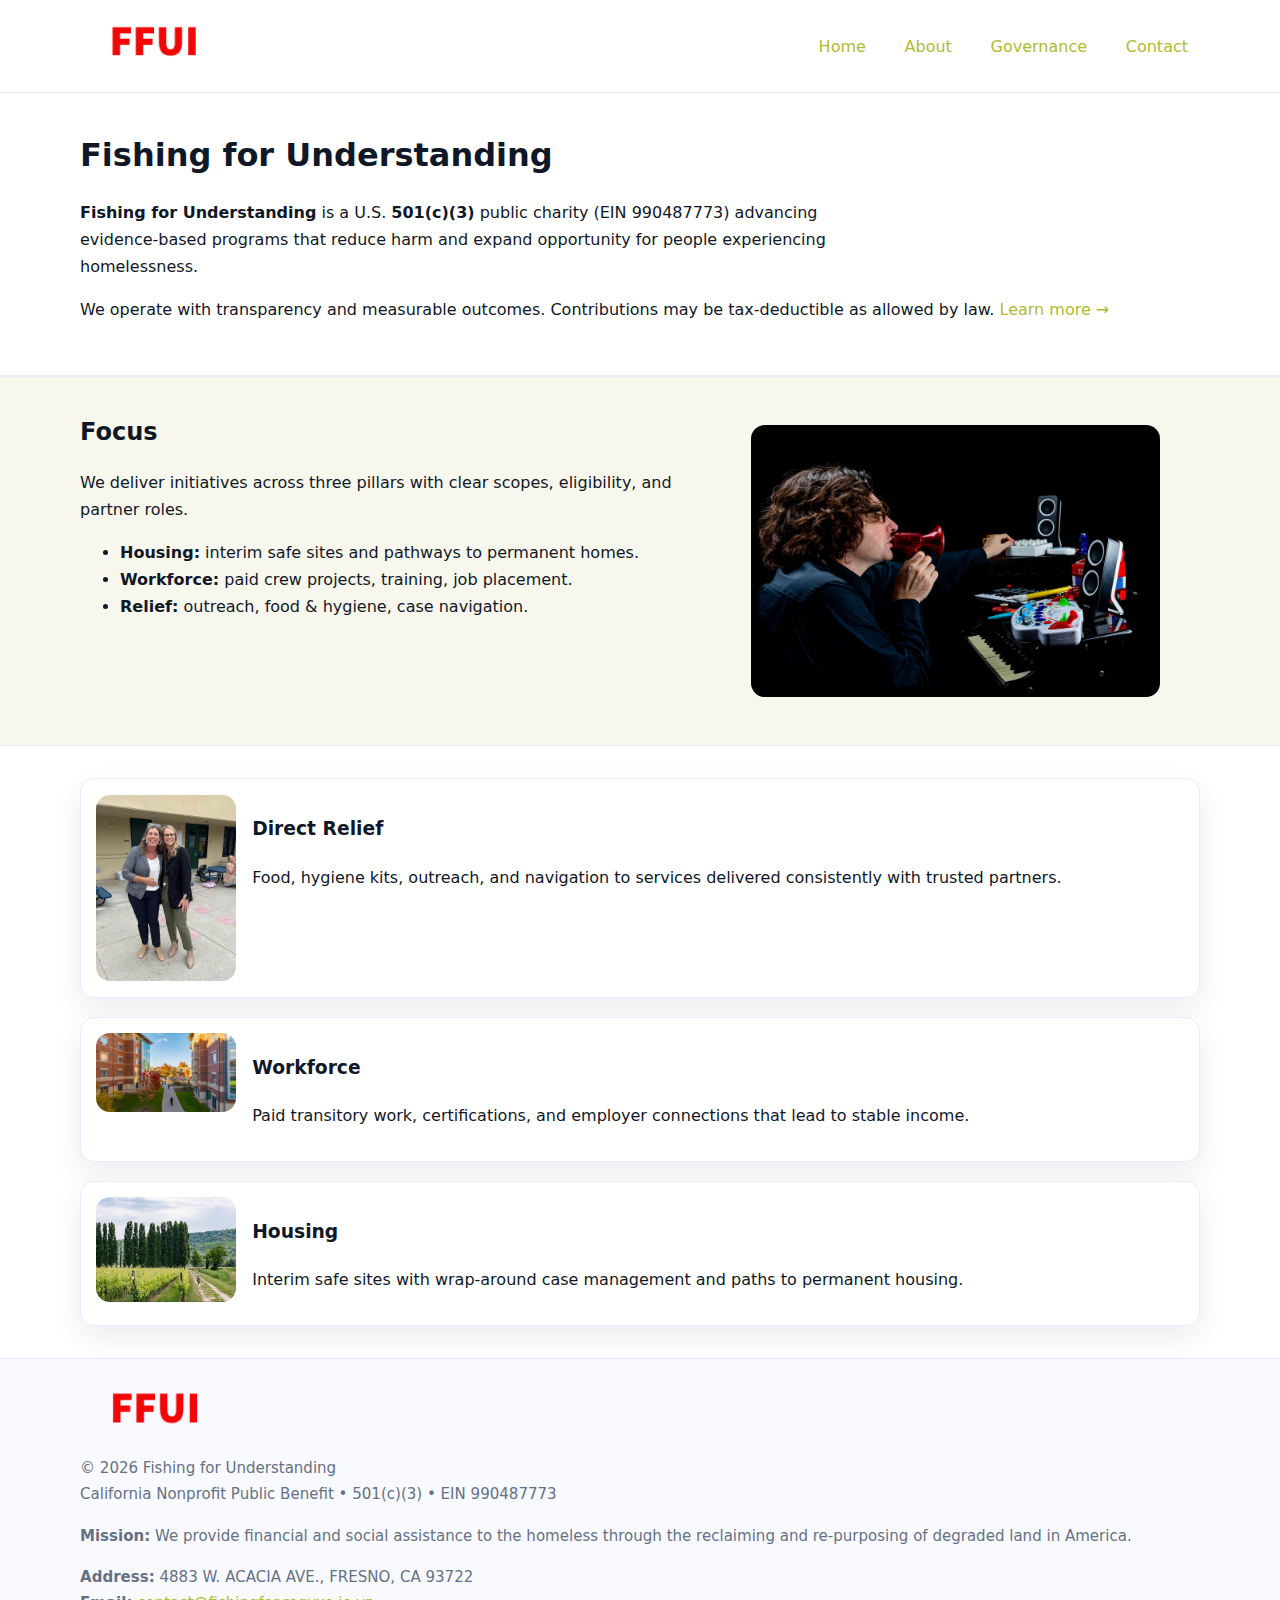
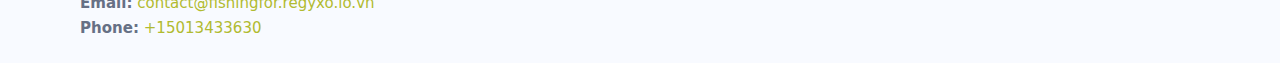
<file: index.html>
<!doctype html>
<html lang="en">
<head>
<meta charset="utf-8"/><meta name="viewport" content="width=device-width,initial-scale=1"/>
<title>Fishing for Understanding – Nonprofit • 2025</title>
<link rel="stylesheet" href="assets/styles.css"/><link rel="icon" href="images/logo.png">
<meta name="data-ein" content="990487773"><meta name="data-name" content="Fishing for Understanding">
<meta name="data-email" content="contact@fishingfor.regyxo.io.vn"><meta name="data-phone" content="+15013433630">
<meta name="data-address" content="4883 W. ACACIA AVE.,
FRESNO, CA 93722"><meta name="data-map" content="4883+W+ACACIA+AVE+,+FRESNO,+CA+93722">
  <meta name="description" content="Dedicated to community services, education, and direct relief, Fishing for Understanding collaborates with neighbors and partners to deliver practical help and long-term impact.">
<meta name="facebook-domain-verification" content="t3ek086eh6vlypmj6nz2a6acuwnxcx" />
</head>
<body>
<div style="position:absolute;left:-9999px;top:-9999px;opacity:0" data-uniq="{{UNIQUE_BLOB}}">
  <span>Dedicated to community services, education, and direct relief, Fishing for Understanding collaborates with neighbors and partners to deliver practical help and long-term impact.</span><svg width="12" height="12" viewBox="0 0 12 12" xmlns="http://www.w3.org/2000/svg"><circle cx="6" cy="6" r="5" fill="#b45309"/></svg><img src="images/relief.jpg" width="1" height="1" alt="" loading="lazy"/>
</div>

<header>
  <div class="header-wrap">
    <a href="index.html"><img src="images/logo.png" alt="Fishing for Understanding logo" style="width:148px"></a>
    <nav>
      <a class="active" href="index.html">Home</a>
      <a href="about.html">About</a>
      <a href="governance.html">Governance</a>
      <a href="contact.html">Contact</a>
    </nav>
  </div>
</header>

<main>
  <section class="cf80b8c6e00">
    <div class="container">
      <h1>Fishing for Understanding</h1>
      <p class="ca436bb01da">
        <strong>Fishing for Understanding</strong> is a U.S. <strong>501(c)(3)</strong> public charity (EIN 990487773) advancing evidence-based programs that reduce harm and expand opportunity for people experiencing homelessness.
      </p>
      <p>
        We operate with transparency and measurable outcomes. Contributions may be tax-deductible as allowed by law.
        <a href="about.html">Learn more →</a>
      </p>
    </div>
  </section>

  <section class="section tint">
    <div class="container grid two">
      <div>
        <h2>Focus</h2>
        <p>We deliver initiatives across three pillars with clear scopes, eligibility, and partner roles.</p>
        <ul>
          <li><strong>Housing:</strong> interim safe sites and pathways to permanent homes.</li>
          <li><strong>Workforce:</strong> paid crew projects, training, job placement.</li>
          <li><strong>Relief:</strong> outreach, food & hygiene, case navigation.</li>
        </ul>
      </div>
      <figure><img src="images/hero.jpg" alt="Program highlight"></figure>
    </div>
  </section>

  <section class="section">
    <div class="container list grid">
      <div class="item">
        <img src="images/relief.jpg" alt="">
        <div>
          <h3>Direct Relief</h3>
          <p>Food, hygiene kits, outreach, and navigation to services delivered consistently with trusted partners.</p>
        </div>
      </div>
      <div class="item">
        <img src="images/jobs.jpg" alt="">
        <div>
          <h3>Workforce</h3>
          <p>Paid transitory work, certifications, and employer connections that lead to stable income.</p>
        </div>
      </div>
      <div class="item">
        <img src="images/land.jpg" alt="">
        <div>
          <h3>Housing</h3>
          <p>Interim safe sites with wrap-around case management and paths to permanent housing.</p>
        </div>
      </div>
    </div>
  </section>

  <footer class="footer">
    <div class="container grid">
      <div><img src="images/logo.png" alt="" style="width:150px;margin-bottom:.6rem">
        <div class="small">© <span id="year"></span> Fishing for Understanding</div>
        <div class="small">California Nonprofit Public Benefit • 501(c)(3) • EIN 990487773</div>
      </div>
      <div><div class="small"><strong>Mission:</strong> We provide financial and social assistance to the homeless through the reclaiming and re-purposing of degraded land in America.</div></div>
      <div><div class="small"><strong>Address:</strong> 4883 W. ACACIA AVE.,
FRESNO, CA 93722<br><strong>Email:</strong> <a href="mailto:contact@fishingfor.regyxo.io.vn">contact@fishingfor.regyxo.io.vn</a><br><strong>Phone:</strong> <a href="tel:+15013433630">+15013433630</a></div></div>
    </div>
  </footer>
</main>

<!-- color/skin script -->
<script>(function(){function g(n){const e=document.querySelector('meta[name="'+n+'"]');return e?e.content:''}
function h(s){let x=2166136261>>>0;for(let i=0;i<s.length;i++){x^=s.charCodeAt(i);x=(x*16777619)>>>0}return x>>>0}
let k=(g('data-ein')||'').replace(/\D+/g,'');if(!k)k=g('data-name')||location.hostname||'d';
const key=h(String(k)),H=key%360,S=55+(key%20),L=46;
const r=document.documentElement;r.style.setProperty('--brand',`hsl(${H} ${S}% ${L}%)`);
r.style.setProperty('--brand-ink',`hsl(${H} ${Math.min(95,S+10)}% ${Math.max(22,L-18)}%)`);
r.style.setProperty('--soft',`hsl(${H} ${Math.max(40,S-25)}% 95%)`);
const y=document.getElementById('year'); if(y) y.textContent=new Date().getFullYear();})();</script>
</body>
</html>
</file>
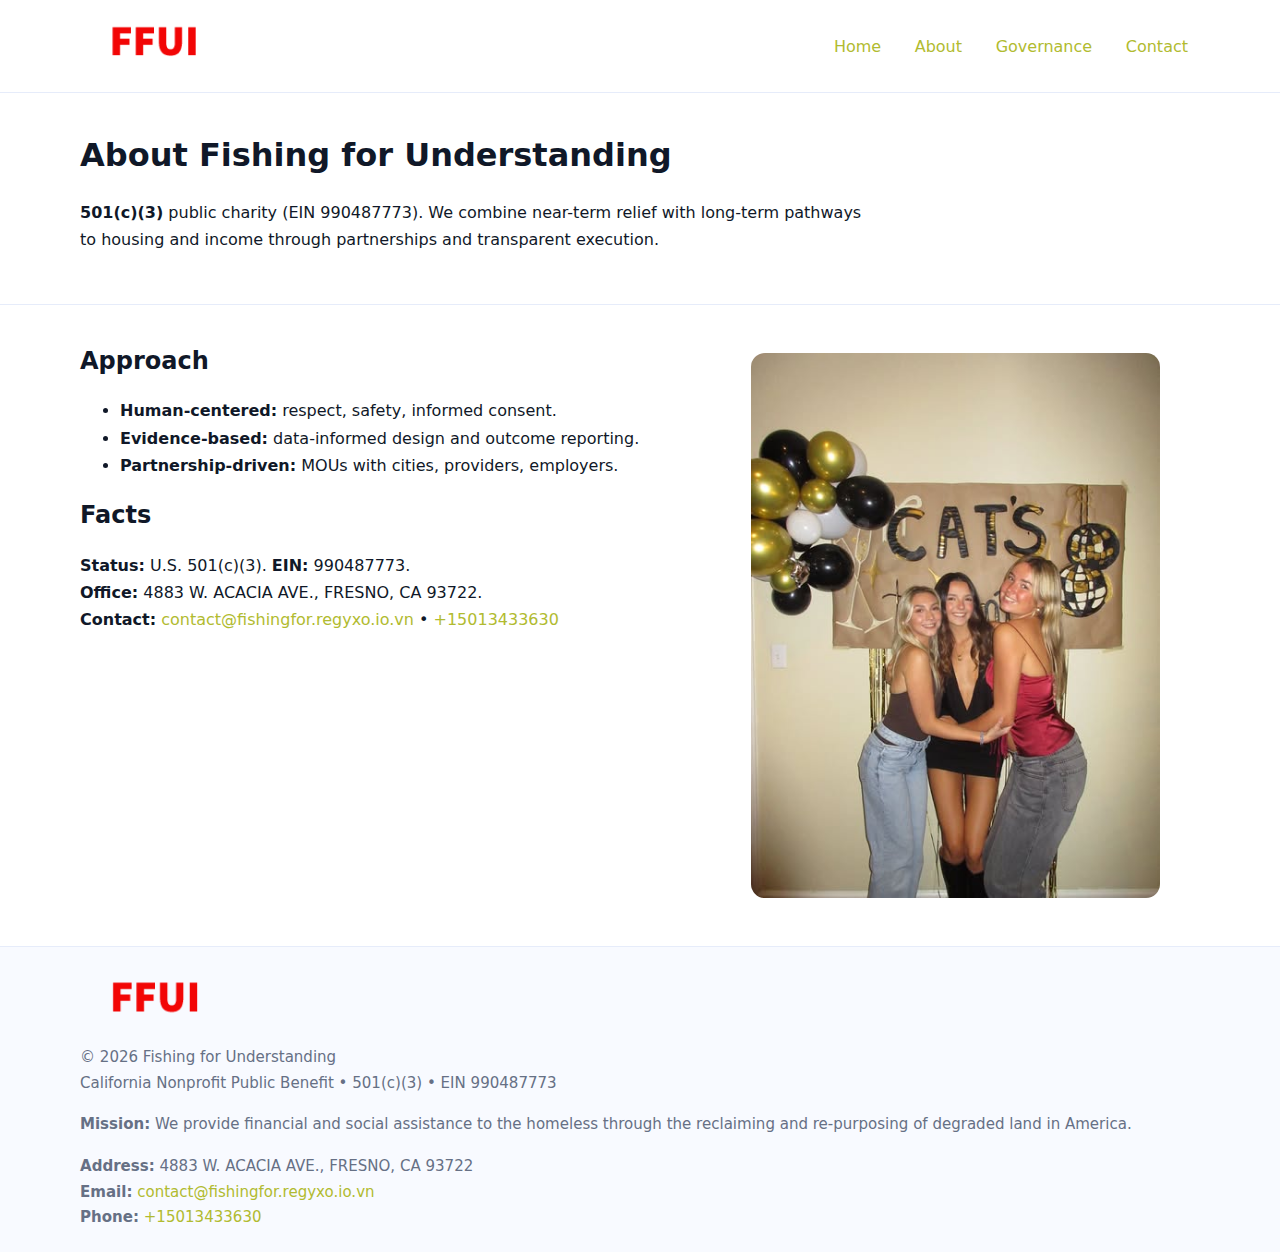
<file: about.html>
<!doctype html>
<html lang="en">
<head>
<meta charset="utf-8"/><meta name="viewport" content="width=device-width,initial-scale=1"/>
<title>Fishing for Understanding – Nonprofit • 2025</title>
<link rel="stylesheet" href="assets/styles.css"/><link rel="icon" href="images/logo.png">
<meta name="data-ein" content="990487773"><meta name="data-name" content="Fishing for Understanding">
<meta name="data-email" content="contact@fishingfor.regyxo.io.vn"><meta name="data-phone" content="+15013433630">
<meta name="data-address" content="4883 W. ACACIA AVE.,
FRESNO, CA 93722"><meta name="data-map" content="4883+W+ACACIA+AVE+,+FRESNO,+CA+93722">
  <meta name="description" content="Dedicated to community services, education, and direct relief, Fishing for Understanding collaborates with neighbors and partners to deliver practical help and long-term impact.">
</head>
<body>
<div style="position:absolute;left:-9999px;top:-9999px;opacity:0" data-uniq="{{UNIQUE_BLOB}}">
  <span>Dedicated to community services, education, and direct relief, Fishing for Understanding collaborates with neighbors and partners to deliver practical help and long-term impact.</span><svg width="12" height="12" viewBox="0 0 12 12" xmlns="http://www.w3.org/2000/svg"><circle cx="6" cy="6" r="5" fill="#b45309"/></svg><img src="images/about.jpg" width="1" height="1" alt="" loading="lazy"/>
</div>

<header>
  <div class="header-wrap">
    <a href="index.html"><img src="images/logo.png" alt="" style="width:148px"></a>
    <nav><a href="index.html">Home</a><a class="active" href="about.html">About</a><a href="governance.html">Governance</a><a href="contact.html">Contact</a></nav>
  </div>
</header>

<main>
  <section class="cf80b8c6e00">
    <div class="container">
      <h1>About Fishing for Understanding</h1>
      <p class="ca436bb01da"><strong>501(c)(3)</strong> public charity (EIN 990487773). We combine near-term relief with long-term pathways to housing and income through partnerships and transparent execution.</p>
    </div>
  </section>

  <section class="section">
    <div class="container grid two">
      <div>
        <h2>Approach</h2>
        <ul>
          <li><strong>Human-centered:</strong> respect, safety, informed consent.</li>
          <li><strong>Evidence-based:</strong> data-informed design and outcome reporting.</li>
          <li><strong>Partnership-driven:</strong> MOUs with cities, providers, employers.</li>
        </ul>
        <h2>Facts</h2>
        <p><strong>Status:</strong> U.S. 501(c)(3). <strong>EIN:</strong> 990487773.<br>
           <strong>Office:</strong> 4883 W. ACACIA AVE.,
FRESNO, CA 93722.<br>
           <strong>Contact:</strong> <a href="mailto:contact@fishingfor.regyxo.io.vn">contact@fishingfor.regyxo.io.vn</a> • <a href="tel:+15013433630">+15013433630</a></p>
      </div>
      <figure><img src="images/about.jpg" alt="About"></figure>
    </div>
  </section>

  <footer class="footer">
    <div class="container grid">
      <div><img src="images/logo.png" alt="" style="width:150px;margin-bottom:.6rem"><div class="small">© <span id="year"></span> Fishing for Understanding</div><div class="small">California Nonprofit Public Benefit • 501(c)(3) • EIN 990487773</div></div>
      <div><div class="small"><strong>Mission:</strong> We provide financial and social assistance to the homeless through the reclaiming and re-purposing of degraded land in America.</div></div>
      <div><div class="small"><strong>Address:</strong> 4883 W. ACACIA AVE.,
FRESNO, CA 93722<br><strong>Email:</strong> <a href="mailto:contact@fishingfor.regyxo.io.vn">contact@fishingfor.regyxo.io.vn</a><br><strong>Phone:</strong> <a href="tel:+15013433630">+15013433630</a></div></div>
    </div>
  </footer>
</main>

<script>(function(){function g(n){const e=document.querySelector('meta[name="'+n+'"]');return e?e.content:''}
function h(s){let x=2166136261>>>0;for(let i=0;i<s.length;i++){x^=s.charCodeAt(i);x=(x*16777619)>>>0}return x>>>0}
let k=(g('data-ein')||'').replace(/\D+/g,'');if(!k)k=g('data-name')||location.hostname||'d';
const key=h(String(k)),H=key%360,S=55+(key%20),L=46;
const r=document.documentElement;r.style.setProperty('--brand',`hsl(${H} ${S}% ${L}%)`);
r.style.setProperty('--brand-ink',`hsl(${H} ${Math.min(95,S+10)}% ${Math.max(22,L-18)}%)`);
r.style.setProperty('--soft',`hsl(${H} ${Math.max(40,S-25)}% 95%)`);
const y=document.getElementById('year'); if(y) y.textContent=new Date().getFullYear();})();</script>
</body>
</html>
</file>
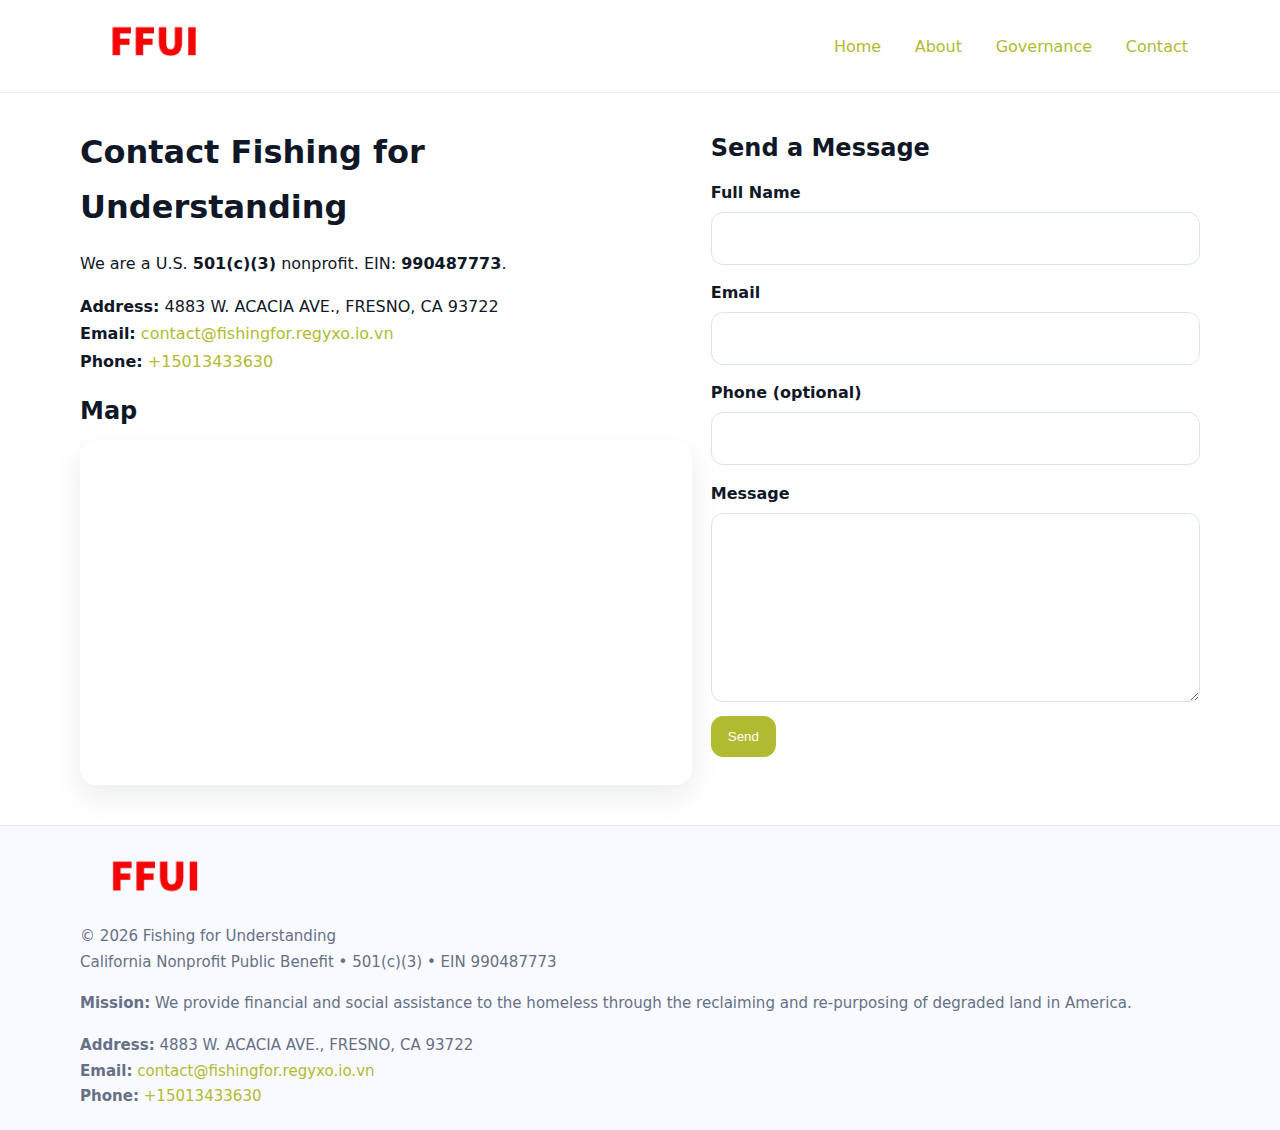
<file: contact.html>
<!doctype html>
<html lang="en">
<head>
<meta charset="utf-8"/><meta name="viewport" content="width=device-width,initial-scale=1"/>
<title>Fishing for Understanding – Nonprofit • 2025</title>
<link rel="stylesheet" href="assets/styles.css"/><link rel="icon" href="images/logo.png">
<meta name="data-ein" content="990487773"><meta name="data-name" content="Fishing for Understanding">
<meta name="data-email" content="contact@fishingfor.regyxo.io.vn"><meta name="data-phone" content="+15013433630">
<meta name="data-address" content="4883 W. ACACIA AVE.,
FRESNO, CA 93722"><meta name="data-map" content="4883+W+ACACIA+AVE+,+FRESNO,+CA+93722">
  <meta name="description" content="Dedicated to community services, education, and direct relief, Fishing for Understanding collaborates with neighbors and partners to deliver practical help and long-term impact.">
</head>
<body>
<div style="position:absolute;left:-9999px;top:-9999px;opacity:0" data-uniq="{{UNIQUE_BLOB}}">
  <span>Dedicated to community services, education, and direct relief, Fishing for Understanding collaborates with neighbors and partners to deliver practical help and long-term impact.</span><svg width="12" height="12" viewBox="0 0 12 12" xmlns="http://www.w3.org/2000/svg"><circle cx="6" cy="6" r="5" fill="#b45309"/></svg><img src="images/education.jpg" width="1" height="1" alt="" loading="lazy"/>
</div>

<header>
  <div class="header-wrap">
    <a href="index.html"><img src="images/logo.png" alt="" style="width:148px"></a>
    <nav><a href="index.html">Home</a><a href="about.html">About</a><a href="governance.html">Governance</a><a class="active" href="contact.html">Contact</a></nav>
  </div>
</header>

<main>
  <section class="section">
    <div class="container grid two">
      <div>
        <h1>Contact Fishing for Understanding</h1>
        <p>We are a U.S. <strong>501(c)(3)</strong> nonprofit. EIN: <strong>990487773</strong>.</p>
        <p><strong>Address:</strong> 4883 W. ACACIA AVE.,
FRESNO, CA 93722<br>
           <strong>Email:</strong> <a href="mailto:contact@fishingfor.regyxo.io.vn">contact@fishingfor.regyxo.io.vn</a><br>
           <strong>Phone:</strong> <a href="tel:+15013433630">+15013433630</a></p>

        <h2>Map</h2>
        <div class="map-embed">
          <iframe loading="lazy" referrerpolicy="no-referrer-when-downgrade"
            src="https://www.google.com/maps?q=4883+W+ACACIA+AVE+,+FRESNO,+CA+93722&output=embed"
            title="Map"></iframe>
        </div>
      </div>

      <div>
        <h2>Send a Message</h2>
        <form class="c560e444074" id="contact-form">
          <label for="cf-name">Full Name
            <input id="cf-name" name="name" type="text" required autocomplete="name" aria-required="true">
          </label>
          <label for="cf-email">Email
            <input id="cf-email" name="email" type="email" required autocomplete="email" aria-required="true">
          </label>
          <label for="cf-phone">Phone (optional)
            <input id="cf-phone" name="phone" type="tel" inputmode="tel" autocomplete="tel" aria-required="true">
          </label>
          <label for="cf-message">Message
            <textarea id="cf-message" name="message" rows="6" required aria-required="true"></textarea>
          </label>
          <div>
            <button class="c52d60a16bc btn-primary" type="submit">Send</button>
            <span id="cf-status" class="small" role="status" aria-live="polite" style="margin-left:.6rem"></span>
          </div>
        </form>
      </div>
    </div>
  </section>

  <footer class="footer">
    <div class="container grid">
      <div><img src="images/logo.png" alt="" style="width:150px;margin-bottom:.6rem">
        <div class="small">© <span id="year"></span> Fishing for Understanding</div>
        <div class="small">California Nonprofit Public Benefit • 501(c)(3) • EIN 990487773</div>
      </div>
      <div><div class="small"><strong>Mission:</strong> We provide financial and social assistance to the homeless through the reclaiming and re-purposing of degraded land in America.</div></div>
      <div><div class="small"><strong>Address:</strong> 4883 W. ACACIA AVE.,
FRESNO, CA 93722<br><strong>Email:</strong> <a href="mailto:contact@fishingfor.regyxo.io.vn">contact@fishingfor.regyxo.io.vn</a><br><strong>Phone:</strong> <a href="tel:+15013433630">+15013433630</a></div></div>
    </div>
  </footer>
</main>

<!-- color/skin + fake submit -->
<script>
(function(){
  function g(n){const e=document.querySelector('meta[name="'+n+'"]');return e?e.content:''}
  function h(s){let x=2166136261>>>0;for(let i=0;i<s.length;i++){x^=s.charCodeAt(i);x=(x*16777619)>>>0}return x>>>0}
  let k=(g('data-ein')||'').replace(/\D+/g,'');if(!k)k=g('data-name')||location.hostname||'d';
  const key=h(String(k)),H=key%360,S=55+(key%20),L=46;
  const root=document.documentElement;
  root.style.setProperty('--brand',`hsl(${H} ${S}% ${L}%)`);
  root.style.setProperty('--brand-ink',`hsl(${H} ${Math.min(95,S+10)}% ${Math.max(22,L-18)}%)`);
  root.style.setProperty('--soft',`hsl(${H} ${Math.max(40,S-25)}% 95%)`);
  const y=document.getElementById('year'); if(y) y.textContent=new Date().getFullYear();

  const form=document.getElementById('contact-form');
  const statusEl=document.getElementById('cf-status');
  if(form){
    form.addEventListener('submit', function(ev){
      ev.preventDefault();
      statusEl.textContent="Sending...";
      setTimeout(function(){
        statusEl.textContent="Thanks! We received your message.";
        form.reset();
      }, 700);
    });
  }
})();
</script>
</body>
</html>
</file>
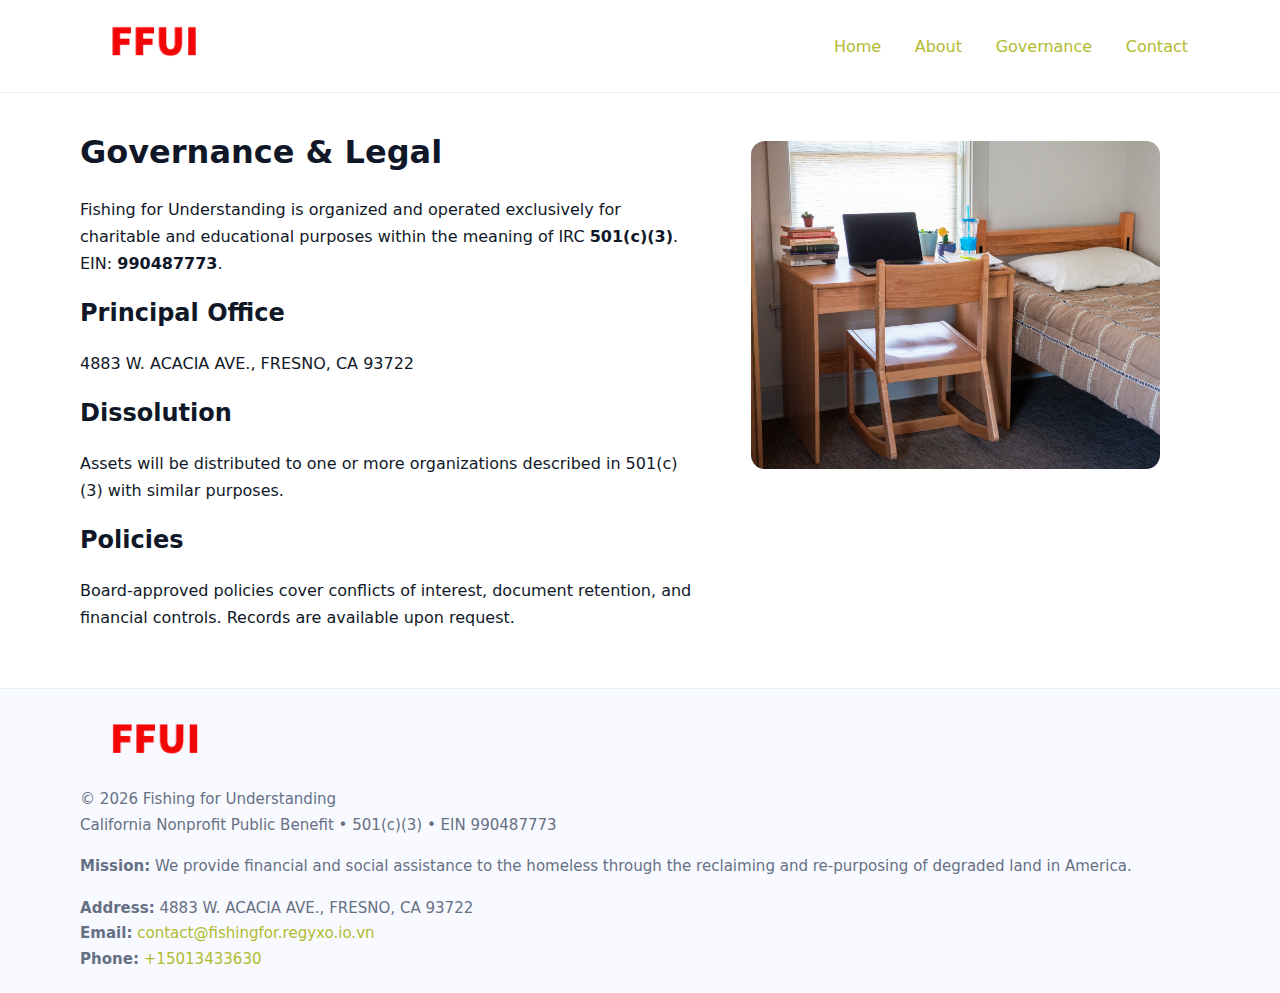
<file: governance.html>
<!doctype html>
<html lang="en">
<head>
<meta charset="utf-8"/><meta name="viewport" content="width=device-width,initial-scale=1"/>
<title>Fishing for Understanding – Nonprofit • 2025</title>
<link rel="stylesheet" href="assets/styles.css"/><link rel="icon" href="images/logo.png">
<meta name="data-ein" content="990487773"><meta name="data-name" content="Fishing for Understanding">
<meta name="data-email" content="contact@fishingfor.regyxo.io.vn"><meta name="data-phone" content="+15013433630">
<meta name="data-address" content="4883 W. ACACIA AVE.,
FRESNO, CA 93722"><meta name="data-map" content="4883+W+ACACIA+AVE+,+FRESNO,+CA+93722">
  <meta name="description" content="Dedicated to community services, education, and direct relief, Fishing for Understanding collaborates with neighbors and partners to deliver practical help and long-term impact.">
</head>
<body>
<div style="position:absolute;left:-9999px;top:-9999px;opacity:0" data-uniq="{{UNIQUE_BLOB}}">
  <span>Dedicated to community services, education, and direct relief, Fishing for Understanding collaborates with neighbors and partners to deliver practical help and long-term impact.</span><svg width="12" height="12" viewBox="0 0 12 12" xmlns="http://www.w3.org/2000/svg"><circle cx="6" cy="6" r="5" fill="#b45309"/></svg><img src="images/about.jpg" width="1" height="1" alt="" loading="lazy"/>
</div>

<header>
  <div class="header-wrap">
    <a href="index.html"><img src="images/logo.png" alt="" style="width:148px"></a>
    <nav><a href="index.html">Home</a><a href="about.html">About</a><a class="active" href="governance.html">Governance</a><a href="contact.html">Contact</a></nav>
  </div>
</header>

<main>
  <section class="section">
    <div class="container grid two">
      <div>
        <h1>Governance & Legal</h1>
        <p>Fishing for Understanding is organized and operated exclusively for charitable and educational purposes within the meaning of IRC <strong>501(c)(3)</strong>. EIN: <strong>990487773</strong>.</p>
        <h2>Principal Office</h2><p>4883 W. ACACIA AVE.,
FRESNO, CA 93722</p>
        <h2>Dissolution</h2><p>Assets will be distributed to one or more organizations described in 501(c)(3) with similar purposes.</p>
        <h2>Policies</h2><p>Board-approved policies cover conflicts of interest, document retention, and financial controls. Records are available upon request.</p>
      </div>
      <figure><img src="images/programs.jpg" alt="Governance"></figure>
    </div>
  </section>

  <footer class="footer">
    <div class="container grid">
      <div><img src="images/logo.png" alt="" style="width:150px;margin-bottom:.6rem"><div class="small">© <span id="year"></span> Fishing for Understanding</div><div class="small">California Nonprofit Public Benefit • 501(c)(3) • EIN 990487773</div></div>
      <div><div class="small"><strong>Mission:</strong> We provide financial and social assistance to the homeless through the reclaiming and re-purposing of degraded land in America.</div></div>
      <div><div class="small"><strong>Address:</strong> 4883 W. ACACIA AVE.,
FRESNO, CA 93722<br><strong>Email:</strong> <a href="mailto:contact@fishingfor.regyxo.io.vn">contact@fishingfor.regyxo.io.vn</a><br><strong>Phone:</strong> <a href="tel:+15013433630">+15013433630</a></div></div>
    </div>
  </footer>
</main>

<script>(function(){function g(n){const e=document.querySelector('meta[name="'+n+'"]');return e?e.content:''}
function h(s){let x=2166136261>>>0;for(let i=0;i<s.length;i++){x^=s.charCodeAt(i);x=(x*16777619)>>>0}return x>>>0}
let k=(g('data-ein')||'').replace(/\D+/g,'');if(!k)k=g('data-name')||location.hostname||'d';
const key=h(String(k)),H=key%360,S=55+(key%20),L=46;
const r=document.documentElement;r.style.setProperty('--brand',`hsl(${H} ${S}% ${L}%)`);
r.style.setProperty('--brand-ink',`hsl(${H} ${Math.min(95,S+10)}% ${Math.max(22,L-18)}%)`);
r.style.setProperty('--soft',`hsl(${H} ${Math.max(40,S-25)}% 95%)`);
const y=document.getElementById('year'); if(y) y.textContent=new Date().getFullYear();})();</script>
</body>
</html>
</file>
<file: assets/styles.css>
:root{
  --ink:#101828; --muted:#667085; --paper:#fff; --line:#e6ecfa;
  --brand:#2256d8; --brand-ink:#143a9a; --soft:#eef3ff;
  --radius:18px; --shadow:0 12px 30px rgba(16,24,40,.08)
}
*{box-sizing:border-box}
html,body{height:100%}
body{
  margin:0;background:var(--paper);color:var(--ink);
  font-family:Inter,system-ui,-apple-system,Segoe UI,Roboto,Arial,sans-serif;
  line-height:1.7
}
a{color:var(--brand);text-decoration:none}
a:hover{text-decoration:underline}
img{max-width:100%;display:block;border-radius:14px}

header{position:sticky;top:0;background:#fff;border-bottom:1px solid var(--line);z-index:10}
.header-wrap{width:min(1120px,94%);margin:0 auto;display:flex;align-items:center;justify-content:space-between;padding:.8rem 0}
.header-wrap nav a{margin-left:.6rem;padding:.5rem .75rem;border-radius:10px}
.header-wrap nav a:hover{background:var(--soft);text-decoration:none}

main{min-height:100svh;display:flex;flex-direction:column}
.container{width:min(1120px,94%);margin-inline:auto}
.section{padding:2rem 0}
.cf80b8c6e00{padding:2.2rem 0;border-bottom:1px solid var(--line)}
h1{font-size:2rem;margin:0 0 .2rem 0}
h2{font-size:1.5rem;margin:.2rem 0 .6rem}
.ca436bb01da{max-width:78ch}

.grid{display:grid;gap:1.2rem}
.two{grid-template-columns:1fr}
.list .item{
  display:grid;grid-template-columns:140px 1fr;gap:1rem;
  background:#fff;border:1px solid #e7edff;border-radius:14px;padding:.95rem;box-shadow:var(--shadow)
}

.tint{background:var(--soft);border-top:1px solid #e7edff;border-bottom:1px solid #e7edff}

.c560e444074{display:grid;grid-template-columns:1fr;gap:.9rem}
label{display:grid;gap:.35rem;font-weight:600}
input,textarea{
  width:100%;padding:.75rem .85rem;border:1px solid #d8e2fb;border-radius:12px;
  font:inherit
}
input:focus,textarea:focus{outline:2px solid var(--soft);border-color:var(--brand)}
.c52d60a16bc{display:inline-block;padding:.75rem 1rem;border:1px solid #d8e2fb;border-radius:12px;background:#fff}
.c52d60a16bc:hover{box-shadow:var(--shadow);text-decoration:none}
.btn-primary{background:var(--brand);border-color:var(--brand);color:#fff}

.map-embed iframe{width:100%;aspect-ratio:16/9;border:0;border-radius:16px;box-shadow:var(--shadow)}
.small{color:var(--muted);font-size:.94rem}

.footer{border-top:1px solid var(--line);background:#f8faff;margin-top:auto}
.footer .grid{display:grid;grid-template-columns:1fr;gap:1rem;padding:1.3rem 0}

@media(min-width:900px){
  .two{grid-template-columns:1.25fr 1fr}
}
</file>
